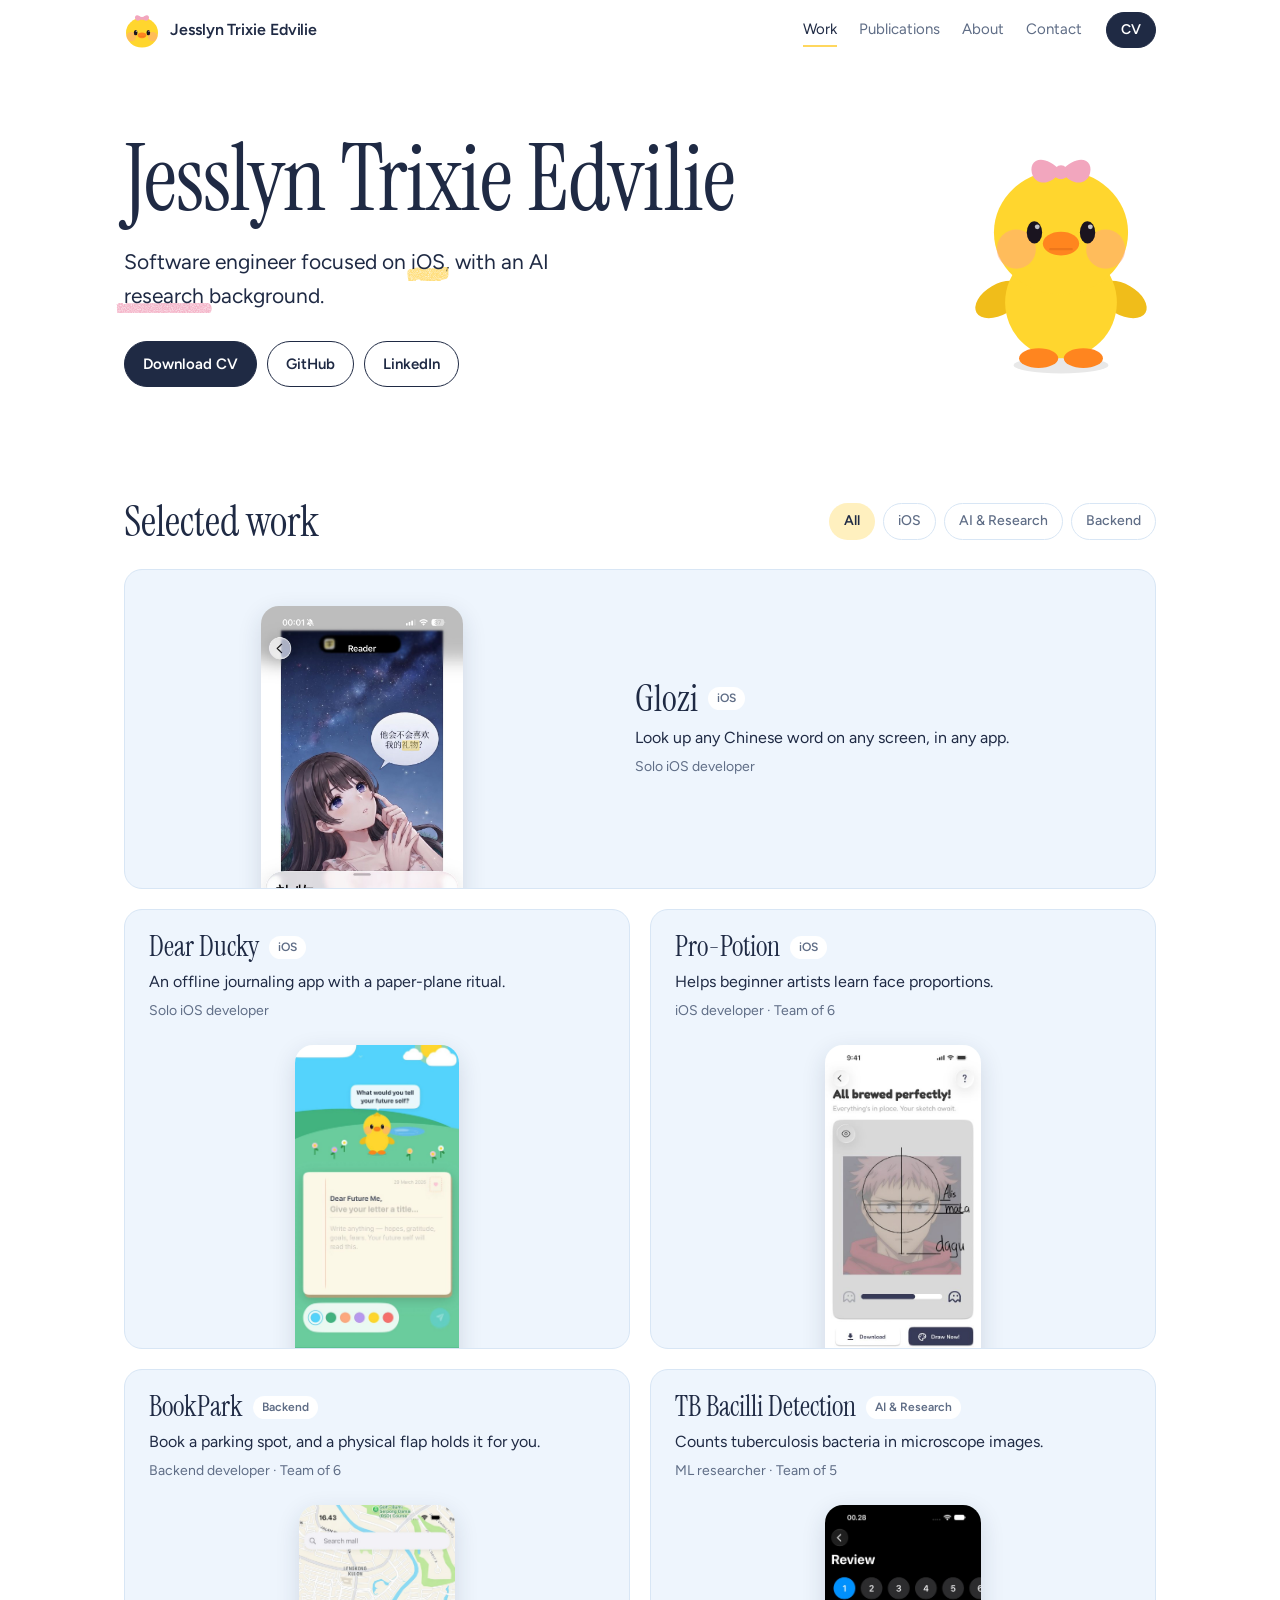
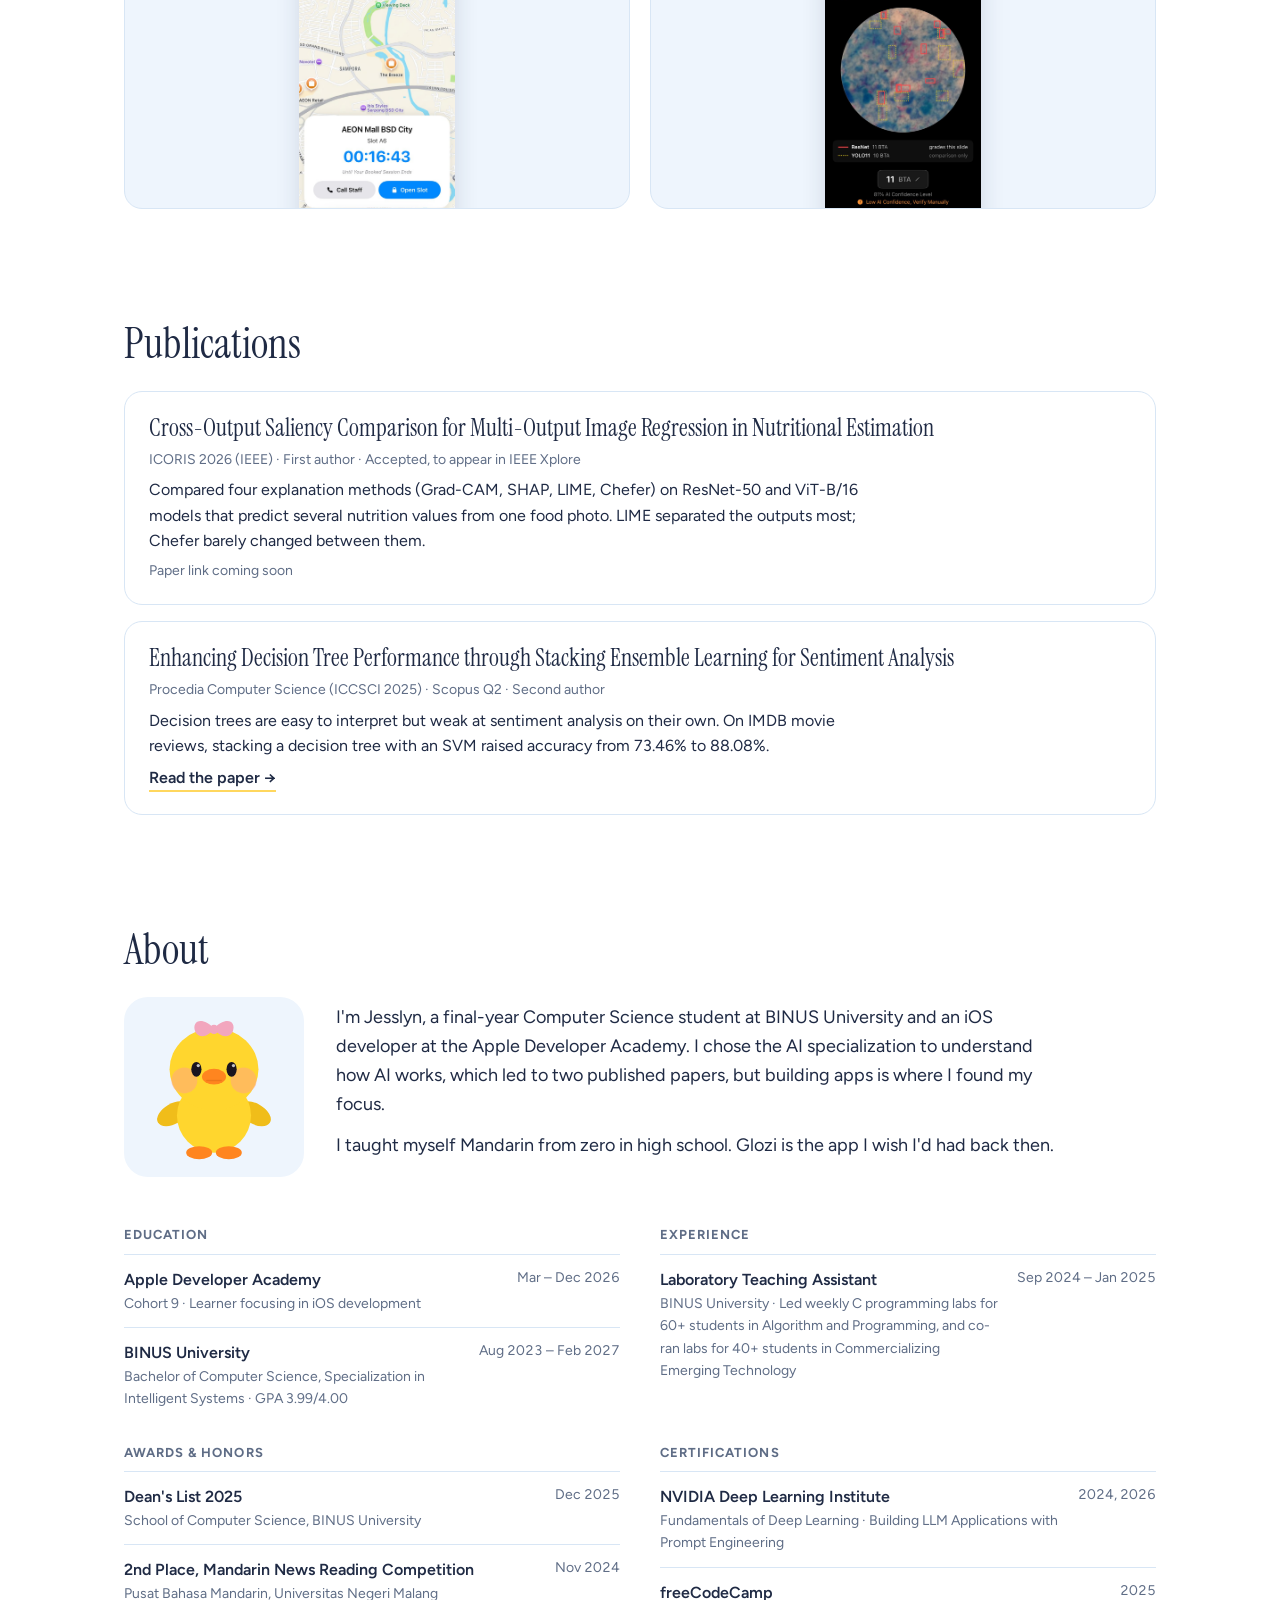
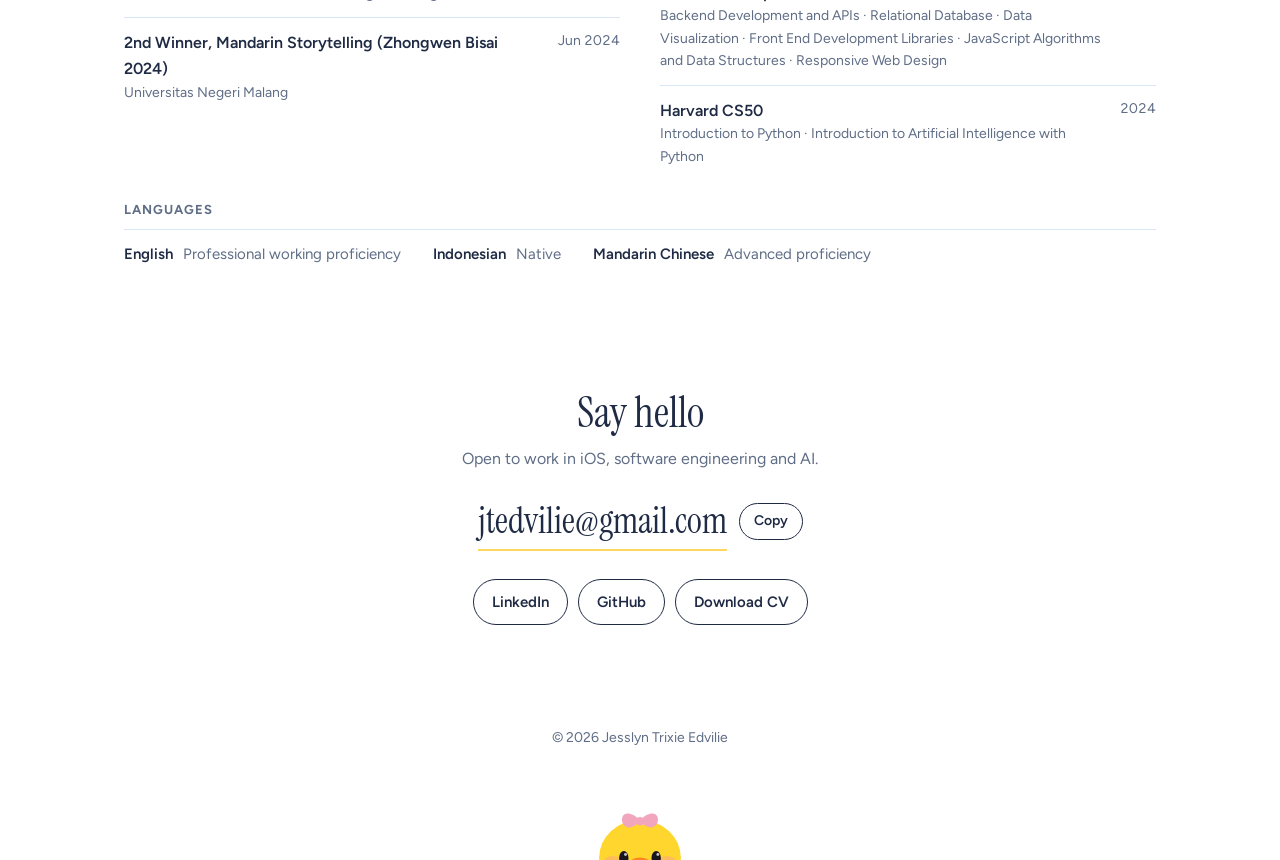
<file: index.html>
<!doctype html>
<html lang="en">
<head>
<meta charset="utf-8">
<meta name="viewport" content="width=device-width, initial-scale=1, viewport-fit=cover">
<title>Jesslyn Trixie Edvilie</title>
<meta name="description" content="Software engineer focused on iOS, with an AI research background. Projects, publications and CV.">
<meta property="og:title" content="Jesslyn Trixie Edvilie">
<meta property="og:description" content="Software engineer focused on iOS, with an AI research background.">
<meta property="og:type" content="website">
<link rel="icon" href="data:image/svg+xml,%3Csvg xmlns=%22http://www.w3.org/2000/svg%22 viewBox=%22-54 -102 108 108%22%3E%3Cellipse cx=%220%22 cy=%22-40%22 rx=%2248%22 ry=%2244.5%22 fill=%22%23ffd62e%22/%3E%3Ccircle cx=%22-32%22 cy=%22-28%22 r=%2214%22 fill=%22%23ffa880%22 opacity=%22.55%22/%3E%3Ccircle cx=%2232%22 cy=%22-28%22 r=%2214%22 fill=%22%23ffa880%22 opacity=%22.55%22/%3E%3Cellipse cx=%22-19%22 cy=%22-40%22 rx=%225.5%22 ry=%228%22 fill=%22%231a141f%22/%3E%3Cellipse cx=%2219%22 cy=%22-40%22 rx=%225.5%22 ry=%228%22 fill=%22%231a141f%22/%3E%3Ccircle cx=%22-17%22 cy=%22-44%22 r=%221.75%22 fill=%22%23fff%22 opacity=%22.75%22/%3E%3Ccircle cx=%2221%22 cy=%22-44%22 r=%221.75%22 fill=%22%23fff%22 opacity=%22.75%22/%3E%3Cellipse cx=%220%22 cy=%22-32%22 rx=%2213%22 ry=%228.5%22 fill=%22%23ff851f%22/%3E%3Crect x=%22-8.5%22 y=%22-28.8%22 width=%2217%22 height=%221.6%22 rx=%22.8%22 fill=%22%23cc5c14%22 opacity=%22.35%22/%3E%3Cpath d=%22M0 -84 C -13 -98, -25 -92, -20 -80 C -15 -72, -5 -76, 0 -84 Z M0 -84 C 13 -98, 25 -92, 20 -80 C 15 -72, 5 -76, 0 -84 Z%22 fill=%22%23f2a6be%22/%3E%3Ccircle cx=%220%22 cy=%22-83%22 r=%225%22 fill=%22%23f2a6be%22/%3E%3C/svg%3E">
<link rel="preconnect" href="https://fonts.googleapis.com">
<link rel="preconnect" href="https://fonts.gstatic.com" crossorigin>
<link rel="stylesheet" href="https://fonts.googleapis.com/css2?family=Figtree:wght@400;500;600;700&family=Instrument+Serif&display=swap">
<link rel="stylesheet" href="style.css">
</head>
<body>

<!-- Shared SVG: crayon texture filters and the duck drawing -->
<svg width="0" height="0" style="position:absolute" aria-hidden="true" focusable="false">
  <defs>
    <filter id="crayon" x="-10%" y="-10%" width="120%" height="120%">
      <feTurbulence type="fractalNoise" baseFrequency="0.04" numOctaves="2" seed="4" result="wob"/>
      <feDisplacementMap in="SourceGraphic" in2="wob" scale="3.5" xChannelSelector="R" yChannelSelector="G" result="shape"/>
      <feTurbulence type="fractalNoise" baseFrequency="0.9" numOctaves="2" seed="9" result="grain"/>
      <feColorMatrix in="grain" type="matrix" values="0 0 0 0 0  0 0 0 0 0  0 0 0 0 0  0 0 0 -1.5 1.55" result="mask"/>
      <feComposite in="shape" in2="mask" operator="in"/>
    </filter>
    <filter id="crayonline" x="-5%" y="-150%" width="110%" height="400%">
      <feTurbulence type="fractalNoise" baseFrequency="0.05" numOctaves="2" seed="2" result="wob"/>
      <feDisplacementMap in="SourceGraphic" in2="wob" scale="2.5" xChannelSelector="R" yChannelSelector="G" result="shape"/>
      <feTurbulence type="fractalNoise" baseFrequency="0.8" numOctaves="2" seed="5" result="grain"/>
      <feColorMatrix in="grain" type="matrix" values="0 0 0 0 0  0 0 0 0 0  0 0 0 0 0  0 0 0 -1.3 1.5" result="mask"/>
      <feComposite in="shape" in2="mask" operator="in"/>
    </filter>
  </defs>
</svg>

<a class="skip" href="#work">Skip to projects</a>

<header class="nav" id="top">
  <div class="nav-inner">
    <a class="logo" href="#top" aria-label="Jesslyn, back to top"><svg viewBox="-54 -102 108 108" aria-hidden="true"><ellipse cx="0" cy="-40" rx="48" ry="44.5" fill="#ffd62e"/><circle cx="-32" cy="-28" r="14" fill="#ffa880" opacity=".55"/><circle cx="32" cy="-28" r="14" fill="#ffa880" opacity=".55"/><ellipse cx="-19" cy="-40" rx="5.5" ry="8" fill="#1a141f"/><ellipse cx="19" cy="-40" rx="5.5" ry="8" fill="#1a141f"/><circle cx="-17" cy="-44" r="1.75" fill="#fff" opacity=".75"/><circle cx="21" cy="-44" r="1.75" fill="#fff" opacity=".75"/><ellipse cx="0" cy="-32" rx="13" ry="8.5" fill="#ff851f"/><rect x="-8.5" y="-28.8" width="17" height="1.6" rx=".8" fill="#cc5c14" opacity=".35"/><path d="M0 -84 C -13 -98, -25 -92, -20 -80 C -15 -72, -5 -76, 0 -84 Z M0 -84 C 13 -98, 25 -92, 20 -80 C 15 -72, 5 -76, 0 -84 Z" fill="#f2a6be"/><circle cx="0" cy="-83" r="5" fill="#f2a6be"/></svg><span>Jesslyn Trixie Edvilie</span></a>
    <nav class="nav-links" aria-label="Sections">
      <a href="#work">Work</a>
      <a href="#publications">Publications</a>
      <a href="#about">About</a>
      <a href="#contact">Contact</a>
    </nav>
    <a class="btn btn-primary btn-sm" href="assets/cv/Jesslyn-Trixie-Edvilie-CV.pdf" target="_blank" rel="noopener">CV</a>
  </div>
</header>

<main>
  <!-- ============ HERO ============ -->
  <section class="hero wrap">
    <div class="hero-text">
      <h1 class="name">Jesslyn Trixie Edvilie</h1>
      <p class="headline">Software engineer focused on <span class="mark mark-y">iOS<svg viewBox="0 0 100 12" preserveAspectRatio="none" aria-hidden="true"><path d="M2 8 C 25 3, 55 11, 98 5"/></svg></span>, with an AI <span class="mark mark-p">research<svg viewBox="0 0 100 12" preserveAspectRatio="none" aria-hidden="true"><path d="M2 7 C 30 10, 60 3, 98 7"/></svg></span> background.</p>
      <div class="hero-btns">
        <a class="btn btn-primary" href="assets/cv/Jesslyn-Trixie-Edvilie-CV.pdf" target="_blank" rel="noopener">Download CV</a>
        <a class="btn" href="https://github.com/jesslyntrixie" target="_blank" rel="noopener">GitHub</a>
        <a class="btn" href="https://www.linkedin.com/in/jesslyn-trixie-edvilie/" target="_blank" rel="noopener">LinkedIn</a>
      </div>
    </div>
    <svg class="duck duck-hero" viewBox="-68 -104 136 168" role="img" aria-label="A yellow duck with a pink bow, waving"><ellipse cx="0" cy="55" rx="34" ry="6" fill="#000" opacity=".09"/><ellipse cx="-44" cy="8" rx="19" ry="11" fill="#f0bd1a" transform="rotate(-30 -44 8)"/><g class="wave"><ellipse cx="44" cy="8" rx="19" ry="11" fill="#f0bd1a" transform="rotate(30 44 8)"/></g><circle cx="0" cy="10" r="40" fill="#ffd62e"/><ellipse cx="0" cy="-40" rx="48" ry="44.5" fill="#ffd62e"/><circle cx="-32" cy="-28" r="14" fill="#ffa880" opacity=".55"/><circle cx="32" cy="-28" r="14" fill="#ffa880" opacity=".55"/><ellipse cx="-19" cy="-40" rx="5.5" ry="8" fill="#1a141f"/><ellipse cx="19" cy="-40" rx="5.5" ry="8" fill="#1a141f"/><circle cx="-17" cy="-44" r="1.75" fill="#fff" opacity=".75"/><circle cx="21" cy="-44" r="1.75" fill="#fff" opacity=".75"/><ellipse cx="0" cy="-32" rx="13" ry="8.5" fill="#ff851f"/><rect x="-8.5" y="-28.8" width="17" height="1.6" rx=".8" fill="#cc5c14" opacity=".35"/><ellipse cx="-16" cy="50" rx="14" ry="7" fill="#ff851f"/><ellipse cx="16" cy="50" rx="14" ry="7" fill="#ff851f"/><path d="M0 -84 C -13 -98, -25 -92, -20 -80 C -15 -72, -5 -76, 0 -84 Z M0 -84 C 13 -98, 25 -92, 20 -80 C 15 -72, 5 -76, 0 -84 Z" fill="#f2a6be"/><circle cx="0" cy="-83" r="5" fill="#f2a6be"/></svg>
  </section>

  <!-- ============ WORK ============ -->
  <section class="section wrap" id="work" aria-labelledby="work-title">
    <div class="section-head">
      <h2 id="work-title">Selected work</h2>
      <div class="chips" role="group" aria-label="Filter projects">
        <button class="chip" data-filter="all" aria-pressed="true">All</button>
        <button class="chip" data-filter="ios" aria-pressed="false">iOS</button>
        <button class="chip" data-filter="ai" aria-pressed="false">AI &amp; Research</button>
        <button class="chip" data-filter="backend" aria-pressed="false">Backend</button>
      </div>
    </div>
    <div class="grid" id="project-grid"><!-- cards are built from PROJECTS in main.js --></div>
  </section>

  <!-- ============ RESEARCH ============ -->
  <section class="section wrap" id="publications" aria-labelledby="publications-title">
    <div class="section-head"><h2 id="publications-title">Publications</h2></div>
    <ol class="papers">
      <li class="paper">
        <h3>Cross-Output Saliency Comparison for Multi-Output Image Regression in Nutritional Estimation</h3>
        <p class="meta">ICORIS 2026 (IEEE) · First author · Accepted, to appear in IEEE Xplore</p>
        <p>Compared four explanation methods (Grad-CAM, SHAP, LIME, Chefer) on ResNet-50 and ViT-B/16 models that predict several nutrition values from one food photo. LIME separated the outputs most; Chefer barely changed between them.</p>
        <span class="link-muted">Paper link coming soon</span>
      </li>
      <li class="paper">
        <h3>Enhancing Decision Tree Performance through Stacking Ensemble Learning for Sentiment Analysis</h3>
        <p class="meta">Procedia Computer Science (ICCSCI 2025) · Scopus Q2 · Second author</p>
        <p>Decision trees are easy to interpret but weak at sentiment analysis on their own. On IMDB movie reviews, stacking a decision tree with an SVM raised accuracy from 73.46% to 88.08%.</p>
        <a class="link" href="https://doi.org/10.1016/j.procs.2025.09.052" target="_blank" rel="noopener">Read the paper →</a>
      </li>
    </ol>
  </section>

  <!-- ============ ABOUT ============ -->
  <section class="section wrap" id="about" aria-labelledby="about-title">
    <div class="section-head"><h2 id="about-title">About</h2></div>
    <div class="about">
      <!-- PHOTO: replace this placeholder with <img src="assets/img/me.jpg" alt="Jesslyn"> -->
      <div class="portrait" aria-hidden="true">
        <svg viewBox="-68 -104 136 168"><ellipse cx="-44" cy="8" rx="19" ry="11" fill="#f0bd1a" transform="rotate(-30 -44 8)"/><ellipse cx="44" cy="8" rx="19" ry="11" fill="#f0bd1a" transform="rotate(30 44 8)"/><circle cx="0" cy="10" r="40" fill="#ffd62e"/><ellipse cx="0" cy="-40" rx="48" ry="44.5" fill="#ffd62e"/><circle cx="-32" cy="-28" r="14" fill="#ffa880" opacity=".55"/><circle cx="32" cy="-28" r="14" fill="#ffa880" opacity=".55"/><ellipse cx="-19" cy="-40" rx="5.5" ry="8" fill="#1a141f"/><ellipse cx="19" cy="-40" rx="5.5" ry="8" fill="#1a141f"/><circle cx="-17" cy="-44" r="1.75" fill="#fff" opacity=".75"/><circle cx="21" cy="-44" r="1.75" fill="#fff" opacity=".75"/><ellipse cx="0" cy="-32" rx="13" ry="8.5" fill="#ff851f"/><rect x="-8.5" y="-28.8" width="17" height="1.6" rx=".8" fill="#cc5c14" opacity=".35"/><ellipse cx="-16" cy="50" rx="14" ry="7" fill="#ff851f"/><ellipse cx="16" cy="50" rx="14" ry="7" fill="#ff851f"/><path d="M0 -84 C -13 -98, -25 -92, -20 -80 C -15 -72, -5 -76, 0 -84 Z M0 -84 C 13 -98, 25 -92, 20 -80 C 15 -72, 5 -76, 0 -84 Z" fill="#f2a6be"/><circle cx="0" cy="-83" r="5" fill="#f2a6be"/></svg>
      </div>
      <div class="about-text">
        <p>I'm Jesslyn, a final-year Computer Science student at BINUS University and an iOS developer at the Apple Developer Academy. I chose the AI specialization to understand how AI works, which led to two published papers, but building apps is where I found my focus.</p>
        <p>I taught myself Mandarin from zero in high school. Glozi is the app I wish I'd had back then.</p>
      </div>
    </div>

    <div class="bg-grid">
      <!-- Source of truth for this whole block: bni_cv.tex -->
      <div class="bg-group">
        <h3>Education</h3>
        <div class="row"><div><b>Apple Developer Academy</b><span>Cohort 9 · Learner focusing in iOS development</span></div><time>Mar – Dec 2026</time></div>
        <div class="row"><div><b>BINUS University</b><span>Bachelor of Computer Science, Specialization in Intelligent Systems · GPA 3.99/4.00</span></div><time>Aug 2023 – Feb 2027</time></div>
      </div>
      <div class="bg-group">
        <h3>Experience</h3>
        <div class="row"><div><b>Laboratory Teaching Assistant</b><span>BINUS University · Led weekly C programming labs for 60+ students in Algorithm and Programming, and co-ran labs for 40+ students in Commercializing Emerging Technology</span></div><time>Sep 2024 – Jan 2025</time></div>
      </div>
      <div class="bg-group">
        <h3>Awards &amp; Honors</h3>
        <div class="row"><div><b>Dean's List 2025</b><span>School of Computer Science, BINUS University</span></div><time>Dec 2025</time></div>
        <div class="row"><div><b>2nd Place, Mandarin News Reading Competition</b><span>Pusat Bahasa Mandarin, Universitas Negeri Malang</span></div><time>Nov 2024</time></div>
        <div class="row"><div><b>2nd Winner, Mandarin Storytelling (Zhongwen Bisai 2024)</b><span>Universitas Negeri Malang</span></div><time>Jun 2024</time></div>
      </div>
      <div class="bg-group">
        <h3>Certifications</h3>
        <div class="row"><div><b>NVIDIA Deep Learning Institute</b><span>Fundamentals of Deep Learning · Building LLM Applications with Prompt Engineering</span></div><time>2024, 2026</time></div>
        <div class="row"><div><b>freeCodeCamp</b><span>Backend Development and APIs · Relational Database · Data Visualization · Front End Development Libraries · JavaScript Algorithms and Data Structures · Responsive Web Design</span></div><time>2025</time></div>
        <div class="row"><div><b>Harvard CS50</b><span>Introduction to Python · Introduction to Artificial Intelligence with Python</span></div><time>2024</time></div>
      </div>
      <div class="bg-group bg-wide">
        <h3>Languages</h3>
        <div class="row langs"><span><b>English</b> Professional working proficiency</span><span><b>Indonesian</b> Native</span><span><b>Mandarin Chinese</b> Advanced proficiency</span></div>
      </div>
    </div>
  </section>

  <!-- ============ CONTACT ============ -->
  <section class="section wrap contact" id="contact" aria-labelledby="contact-title">
    <h2 id="contact-title">Say hello</h2>
    <p>Open to work in iOS, software engineering and AI.</p>
    <div class="email-row">
      <a class="email" href="mailto:jtedvilie@gmail.com">jtedvilie@gmail.com</a>
      <button class="btn btn-sm" id="copy-email" type="button">Copy</button>
    </div>
    <div class="hero-btns">
      <a class="btn" href="https://www.linkedin.com/in/jesslyn-trixie-edvilie/" target="_blank" rel="noopener">LinkedIn</a>
      <a class="btn" href="https://github.com/jesslyntrixie" target="_blank" rel="noopener">GitHub</a>
      <a class="btn" href="assets/cv/Jesslyn-Trixie-Edvilie-CV.pdf" target="_blank" rel="noopener">Download CV</a>
    </div>
  </section>
</main>

<footer class="footer">
  <p>© 2026 Jesslyn Trixie Edvilie</p>
  <button class="peek" id="peek" type="button" aria-label="Say hi to the duck">
    <span class="peek-bubble" aria-hidden="true">hi!</span>
    <svg viewBox="-54 -102 108 80" aria-hidden="true"><ellipse cx="0" cy="-40" rx="48" ry="44.5" fill="#ffd62e"/><circle cx="-32" cy="-28" r="14" fill="#ffa880" opacity=".55"/><circle cx="32" cy="-28" r="14" fill="#ffa880" opacity=".55"/><ellipse cx="-19" cy="-40" rx="5.5" ry="8" fill="#1a141f"/><ellipse cx="19" cy="-40" rx="5.5" ry="8" fill="#1a141f"/><circle cx="-17" cy="-44" r="1.75" fill="#fff" opacity=".75"/><circle cx="21" cy="-44" r="1.75" fill="#fff" opacity=".75"/><ellipse cx="0" cy="-32" rx="13" ry="8.5" fill="#ff851f"/><rect x="-8.5" y="-28.8" width="17" height="1.6" rx=".8" fill="#cc5c14" opacity=".35"/><path d="M0 -84 C -13 -98, -25 -92, -20 -80 C -15 -72, -5 -76, 0 -84 Z M0 -84 C 13 -98, 25 -92, 20 -80 C 15 -72, 5 -76, 0 -84 Z" fill="#f2a6be"/><circle cx="0" cy="-83" r="5" fill="#f2a6be"/></svg>
  </button>
</footer>

<!-- Project detail sheet -->
<dialog class="sheet" id="sheet" aria-labelledby="sheet-title">
  <div class="sheet-inner">
    <div class="grab" aria-hidden="true"></div>
    <button class="close" type="button" aria-label="Close">×</button>
    <div id="sheet-body"></div>
  </div>
</dialog>

<div class="toast" id="toast" role="status" aria-live="polite"></div>

<script src="main.js"></script>
</body>
</html>
</file>
<file: style.css>
/* Jesslyn Trixie Edvilie · portfolio
   Direction F: white page, pale blue cards, butter yellow + pink as small accents, navy text.
   Layout: one page. Sticky nav → hero → work grid (cards open a sheet) → research → about → contact. */

:root {
  --bg: #ffffff;
  --ink: #1f2a44;          /* text, buttons */
  --muted: #5f6d86;        /* secondary text */
  --line: #d8e6f5;         /* borders */
  --card: #eef5fd;         /* pale blue surfaces */
  --blue: #bcd8f2;         /* stronger blue for small details */
  --yellow: #ffd75e;       /* highlight only, never text */
  --yellow-soft: #fff0bf;
  --pink: #f2a6be;
  --pink-soft: #fde8ef;

  --serif: "Instrument Serif", Georgia, "Times New Roman", serif;
  --sans: "Figtree", system-ui, -apple-system, "Segoe UI", sans-serif;

  --wrap: 1080px;
  --radius: 18px;
  color-scheme: light;
}

*, *::before, *::after { box-sizing: border-box; }
html { scroll-behavior: smooth; scroll-padding-top: 76px; }
body {
  margin: 0;
  background: var(--bg);
  color: var(--ink);
  font-family: var(--sans);
  font-size: 16px;
  line-height: 1.6;
  -webkit-font-smoothing: antialiased;
}
img { max-width: 100%; display: block; }
a { color: inherit; }
h1, h2, h3 { text-wrap: balance; margin: 0; }
:focus-visible { outline: 2px solid #4a7cc0; outline-offset: 3px; border-radius: 6px; }

.wrap { max-width: var(--wrap); margin-inline: auto; padding-inline: 24px; }
.skip { position: absolute; left: -999px; top: 8px; background: var(--ink); color: #fff; padding: 8px 12px; border-radius: 8px; z-index: 100; }
.skip:focus { left: 8px; }

/* ---------- buttons ---------- */
.btn {
  display: inline-flex; align-items: center; justify-content: center;
  font: inherit; font-size: 15px; font-weight: 600;
  padding: 10px 18px; border-radius: 999px;
  border: 1.5px solid var(--ink); background: transparent; color: var(--ink);
  text-decoration: none; cursor: pointer;
  transition: background .15s, transform .15s;
}
.btn:hover { background: var(--card); }
.btn:active { transform: scale(.97); }
.btn-primary { background: var(--ink); color: #fff; }
.btn-primary:hover { background: #2c3a5a; }
.btn-sm { padding: 6px 14px; font-size: 14px; }

/* ---------- nav ---------- */
.nav {
  position: sticky; top: 0; z-index: 20;
  background: rgba(255,255,255,.88);
  backdrop-filter: saturate(1.4) blur(10px);
  -webkit-backdrop-filter: saturate(1.4) blur(10px);
  border-bottom: 1px solid transparent;
  transition: border-color .2s;
  padding-top: env(safe-area-inset-top, 0px);
}
.nav.scrolled { border-bottom-color: var(--line); }
.nav-inner { max-width: var(--wrap); margin-inline: auto; padding: 12px 24px; display: flex; align-items: center; gap: 24px; }
.logo { display: inline-flex; align-items: center; gap: 10px; font-family: var(--sans); font-size: 16px; font-weight: 600; letter-spacing: -.005em; line-height: 1; text-decoration: none; }
.logo svg { width: 36px; height: 36px; flex: none; }
.nav-links { display: flex; gap: 22px; margin-left: auto; font-size: 15px; }
.nav-links a { text-decoration: none; color: var(--muted); padding: 4px 0; border-bottom: 2px solid transparent; }
.nav-links a:hover { color: var(--ink); }
.nav-links a.active { color: var(--ink); border-bottom-color: var(--yellow); }

/* ---------- hero ---------- */
.hero { display: grid; grid-template-columns: 1fr auto; gap: 32px; align-items: center; padding-block: 72px 56px; }
.hero-text { min-width: 0; }
.name { font-family: var(--serif); font-weight: 400; font-size: clamp(48px, 8vw, 92px); line-height: 1; letter-spacing: -.01em; }
.headline { font-size: clamp(18px, 2.2vw, 21px); margin: 20px 0 0; max-width: 34ch; }
.hero-btns { display: flex; flex-wrap: wrap; gap: 10px; margin-top: 28px; }
.duck-hero { width: clamp(130px, 18vw, 190px); height: auto; }

/* crayon highlight behind a word */
.mark { position: relative; display: inline-block; white-space: nowrap; isolation: isolate; }
.mark svg { position: absolute; left: -6%; width: 112%; bottom: -.05em; height: .62em; overflow: visible; z-index: -1; opacity: .8; }
.mark path { fill: none; stroke-width: 11; stroke-linecap: round; filter: url(#crayonline); }
.mark-y path { stroke: var(--yellow); stroke-width: 12; }
.mark-p path { stroke: var(--pink); }

.wave { transform-box: fill-box; transform-origin: 0% 50%; }
@media (prefers-reduced-motion: no-preference) {
  .wave { animation: wave 1.1s ease-in-out infinite; }
  @keyframes wave { 0%, 100% { transform: rotate(-20deg); } 50% { transform: rotate(-60deg); } }
}

/* ---------- sections ---------- */
.section { padding-block: 56px; }
.section-head { display: flex; flex-wrap: wrap; align-items: center; justify-content: space-between; gap: 12px 24px; margin-bottom: 24px; }
.section h2 { font-family: var(--serif); font-weight: 400; font-size: clamp(32px, 4vw, 42px); line-height: 1.1; }

/* filter chips */
.chips { display: flex; flex-wrap: wrap; gap: 8px; }
.chip {
  font: inherit; font-size: 14px; font-weight: 500;
  padding: 6px 14px; border-radius: 999px;
  border: 1px solid var(--line); background: #fff; color: var(--muted); cursor: pointer;
}
.chip:hover { color: var(--ink); }
.chip[aria-pressed="true"] { background: var(--yellow-soft); border-color: transparent; color: var(--ink); font-weight: 600; }

/* ---------- project cards ---------- */
.grid { display: grid; grid-template-columns: repeat(2, minmax(0, 1fr)); gap: 20px; }
.card {
  display: flex; flex-direction: column; text-align: left;
  font: inherit; color: inherit; cursor: pointer; text-decoration: none;
  background: var(--card); border: 1px solid var(--line); border-radius: var(--radius);
  padding: 0; overflow: hidden; height: 440px;
  transition: transform .2s, box-shadow .2s;
}
.card:hover { transform: translateY(-3px); box-shadow: 0 10px 28px rgba(31,42,68,.08); }
.card[hidden] { display: none; }

/* Layout C: text on top, screenshot below, cut off by the card's own bottom edge */
.card-body { width: 100%; padding: 22px 24px 0; display: grid; gap: 6px; }
.visual { flex: 1; min-height: 0; width: 100%; display: flex; align-items: flex-start; justify-content: center; padding-top: 22px; overflow: hidden; }
.visual img { height: 340px; width: auto; max-width: none; border-radius: 18px 18px 0 0; box-shadow: 0 8px 24px rgba(31,42,68,.14); transition: transform .25s; }
.card:hover .visual img { transform: translateY(-4px); }

/* the first card is featured: full width, screenshot on the left, text on the right */
.card.featured { grid-column: 1 / -1; flex-direction: row; height: 320px; }
.card.featured .visual { order: -1; flex: 0 0 46%; width: 46%; padding-top: 36px; }
.card.featured .visual img { height: 440px; }
.card.featured .card-body { align-content: center; padding: 28px 36px; }
.card.featured .card-title h3 { font-size: 36px; }
.card-title { display: flex; align-items: center; gap: 10px; flex-wrap: wrap; }
.card-title h3 { font-family: var(--serif); font-weight: 400; font-size: 28px; line-height: 1.1; }
.tag { font-size: 12px; font-weight: 600; padding: 2px 9px; border-radius: 999px; background: #fff; color: var(--muted); }
.card-line { margin: 0; }
.card-role { margin: 0; font-size: 14px; color: var(--muted); }

/* ---------- research ---------- */
.papers { list-style: none; margin: 0; padding: 0; display: grid; gap: 16px; }
.paper { border: 1px solid var(--line); border-radius: var(--radius); padding: 22px 24px; display: grid; gap: 6px; }
.paper h3 { font-family: var(--serif); font-weight: 400; font-size: 24px; line-height: 1.2; }
.paper p { margin: 0; max-width: 72ch; }
.meta { font-size: 14px; color: var(--muted); }
.link { font-weight: 600; text-decoration: none; border-bottom: 2px solid var(--yellow); justify-self: start; }
.link:hover { background: var(--yellow-soft); }
.link-muted { font-size: 14px; color: var(--muted); }

/* ---------- about ---------- */
.about { display: grid; grid-template-columns: 180px 1fr; gap: 32px; align-items: center; }
.portrait { width: 180px; aspect-ratio: 1; max-width: 100%; border-radius: 24px; background: var(--card); display: grid; place-items: center; overflow: hidden; }
.portrait svg { width: 70%; }
.portrait img { width: 100%; height: 100%; object-fit: cover; }
.about-text { min-width: 0; font-size: 18px; max-width: 60ch; }
.about-text p { margin: 0 0 12px; }

.bg-grid { display: grid; grid-template-columns: repeat(2, minmax(0, 1fr)); gap: 20px 40px; margin-top: 48px; }
.bg-group h3 { font-size: 13px; font-weight: 700; letter-spacing: .08em; text-transform: uppercase; color: var(--muted); margin-bottom: 8px; }
.row { display: flex; justify-content: space-between; gap: 16px; padding: 12px 0; border-top: 1px solid var(--line); }
.row > div { min-width: 0; display: grid; }
.row b { font-weight: 600; }
.row span { font-size: 14px; color: var(--muted); }
.row time { font-size: 14px; color: var(--muted); white-space: nowrap; font-variant-numeric: tabular-nums; }
.bg-wide { grid-column: 1 / -1; }
.row.langs { justify-content: flex-start; flex-wrap: wrap; gap: 8px 32px; }
.row.langs span { font-size: 15px; color: var(--muted); }
.row.langs b { color: var(--ink); margin-right: 6px; }

/* ---------- contact + footer ---------- */
.contact { text-align: center; padding-bottom: 40px; }
.contact p { color: var(--muted); margin: 10px 0 20px; }
.contact .hero-btns { justify-content: center; }
.email-row { display: flex; align-items: center; justify-content: center; gap: 12px; flex-wrap: wrap; }
.email { font-family: var(--serif); font-size: clamp(26px, 4vw, 36px); text-decoration: none; border-bottom: 2px solid var(--yellow); }

.footer { position: relative; text-align: center; color: var(--muted); font-size: 14px; padding: 48px 16px calc(96px + env(safe-area-inset-bottom, 0px)); overflow: hidden; }
.peek { position: absolute; left: 50%; bottom: -4px; width: 92px; transform: translate(-50%, 10px); background: none; border: 0; padding: 0; cursor: pointer; transition: transform .25s ease; }
.peek:hover, .peek:focus-visible { transform: translate(-50%, 0); }
.peek svg { width: 100%; display: block; }
.peek-bubble { position: absolute; left: 84%; top: -6px; background: #fff; border: 1.5px solid var(--ink); border-radius: 12px; padding: 2px 10px; font-size: 13px; font-weight: 600; color: var(--ink); opacity: 0; transition: opacity .2s; white-space: nowrap; }
.peek.said .peek-bubble { opacity: 1; }

/* ---------- project sheet (dialog) ---------- */
.sheet {
  border: 0; padding: 0; margin: auto;
  width: min(760px, calc(100% - 32px)); max-height: min(88vh, 900px);
  border-radius: 24px; background: #fff; color: var(--ink);
  box-shadow: 0 30px 80px rgba(31,42,68,.25);
}
.sheet::backdrop { background: rgba(31,42,68,.35); backdrop-filter: blur(2px); }
.sheet-inner { position: relative; padding: 28px; overflow-y: auto; max-height: inherit; }
.grab { display: none; }
.close { position: absolute; top: 14px; right: 14px; width: 36px; height: 36px; border-radius: 50%; border: 0; background: var(--card); font-size: 22px; line-height: 1; cursor: pointer; color: var(--ink); }
.gallery { display: flex; gap: 12px; overflow-x: auto; padding: 4px 4px 12px; margin: 8px -4px 16px; scroll-snap-type: x mandatory; }
.gallery img, .gallery video { height: 340px; width: auto; max-width: none; border-radius: 14px; scroll-snap-align: start; border: 1px solid var(--line); background: var(--card); }
.gallery.wide img, .gallery.wide video { height: 260px; }
.gallery video { aspect-ratio: 480 / 1044; object-fit: cover; }
.sheet h2 { font-family: var(--serif); font-weight: 400; font-size: 36px; line-height: 1.1; padding-right: 40px; }
.sheet .desc { font-size: 17px; margin: 10px 0 4px; }
.sheet h4 { font-size: 13px; font-weight: 700; letter-spacing: .08em; text-transform: uppercase; color: var(--muted); margin: 22px 0 8px; }
.sheet ul { margin: 0; padding-left: 20px; display: grid; gap: 6px; }
.stack { display: flex; flex-wrap: wrap; gap: 6px; }
.stack span { font-size: 13px; padding: 3px 10px; border-radius: 8px; background: var(--card); }
.sheet-links { display: flex; flex-wrap: wrap; gap: 10px; margin-top: 24px; }

/* toast */
.toast { position: fixed; left: 50%; bottom: calc(24px + env(safe-area-inset-bottom, 0px)); transform: translate(-50%, 20px); background: var(--ink); color: #fff; padding: 8px 16px; border-radius: 999px; font-size: 14px; opacity: 0; pointer-events: none; transition: opacity .2s, transform .2s; z-index: 50; }
.toast.show { opacity: 1; transform: translate(-50%, 0); }

/* ---------- small screens ---------- */
@media (max-width: 760px) {
  .grid, .bg-grid { grid-template-columns: 1fr; }
  .card { height: 400px; }
  .card.featured { flex-direction: column; height: 400px; }
  .card.featured .visual { order: 0; flex: 1; width: 100%; padding-top: 22px; }
  .card.featured .visual img { height: 320px; }
  .card.featured .card-body { padding: 22px 24px 0; }
  .card.featured .card-title h3 { font-size: 28px; }
  .visual img { height: 320px; }
  .about { grid-template-columns: 1fr; }
  .portrait { width: 140px; }
}
@media (max-width: 600px) {
  .wrap { padding-inline: 16px; }
  .nav-inner { padding: 10px 16px; gap: 14px; }
  .logo span { display: none; }
  .logo svg { width: 32px; height: 32px; }
  .nav-links { margin-left: 0; gap: 16px; font-size: 14px; }
  .nav .btn-sm { margin-left: auto; }
  .hero { grid-template-columns: 1fr; padding-block: 40px 24px; }
  .duck-hero { order: -1; width: 110px; }
  .section { padding-block: 40px; }

  /* the sheet becomes an iOS-style bottom sheet */
  .sheet { width: 100%; max-width: 100%; max-height: 90vh; margin: auto 0 0; border-radius: 22px 22px 0 0; }
  .sheet-inner { padding: 12px 18px calc(24px + env(safe-area-inset-bottom, 0px)); }
  .grab { display: block; width: 40px; height: 5px; border-radius: 3px; background: var(--line); margin: 0 auto 14px; }
  .gallery img, .gallery video { height: 280px; }
  .gallery.wide img { height: 200px; }
  .sheet h2 { font-size: 30px; }
}
@media (prefers-reduced-motion: no-preference) {
  .sheet[open] { animation: pop .22s ease-out; }
  @keyframes pop { from { opacity: 0; transform: translateY(16px) scale(.98); } to { opacity: 1; transform: none; } }
  @media (max-width: 600px) {
    .sheet[open] { animation: rise .28s cubic-bezier(.2,.8,.2,1); }
    @keyframes rise { from { transform: translateY(100%); } to { transform: none; } }
  }
}
@media (prefers-reduced-motion: reduce) { html { scroll-behavior: auto; } }
</file>
